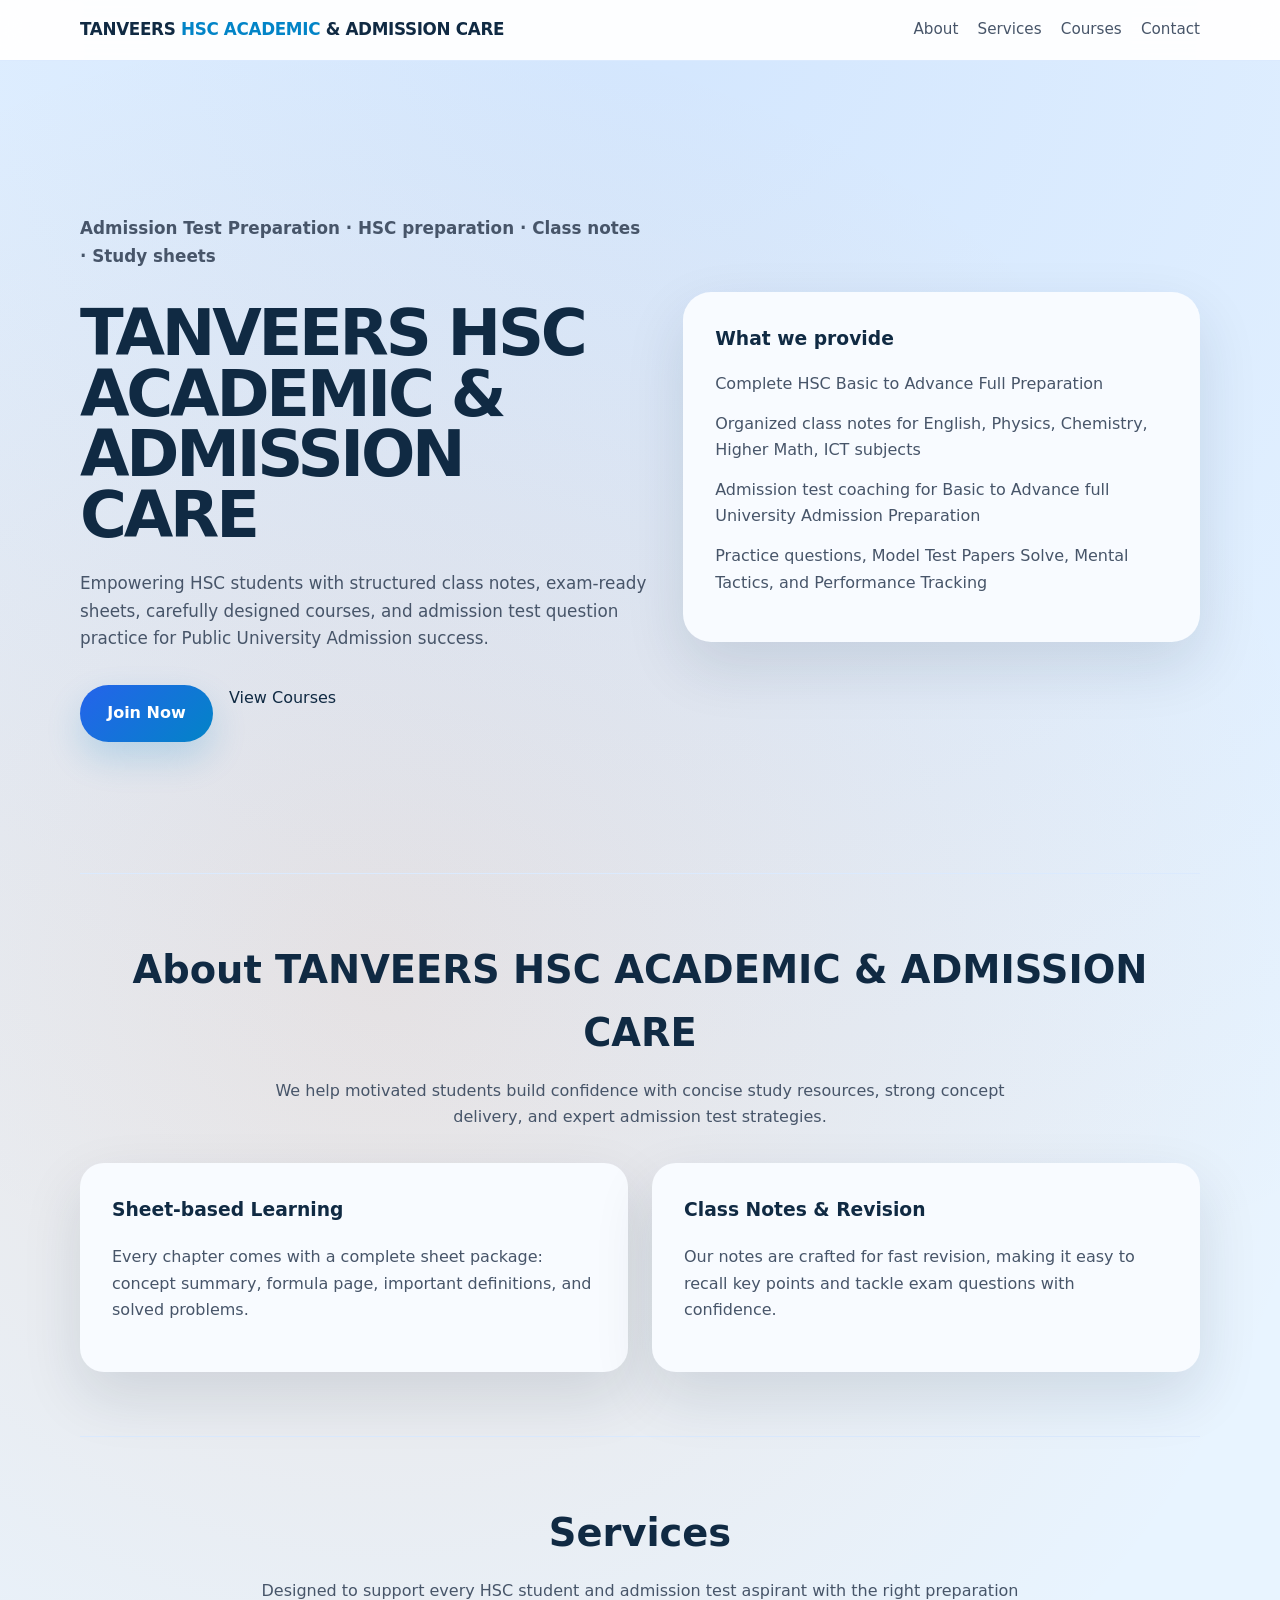
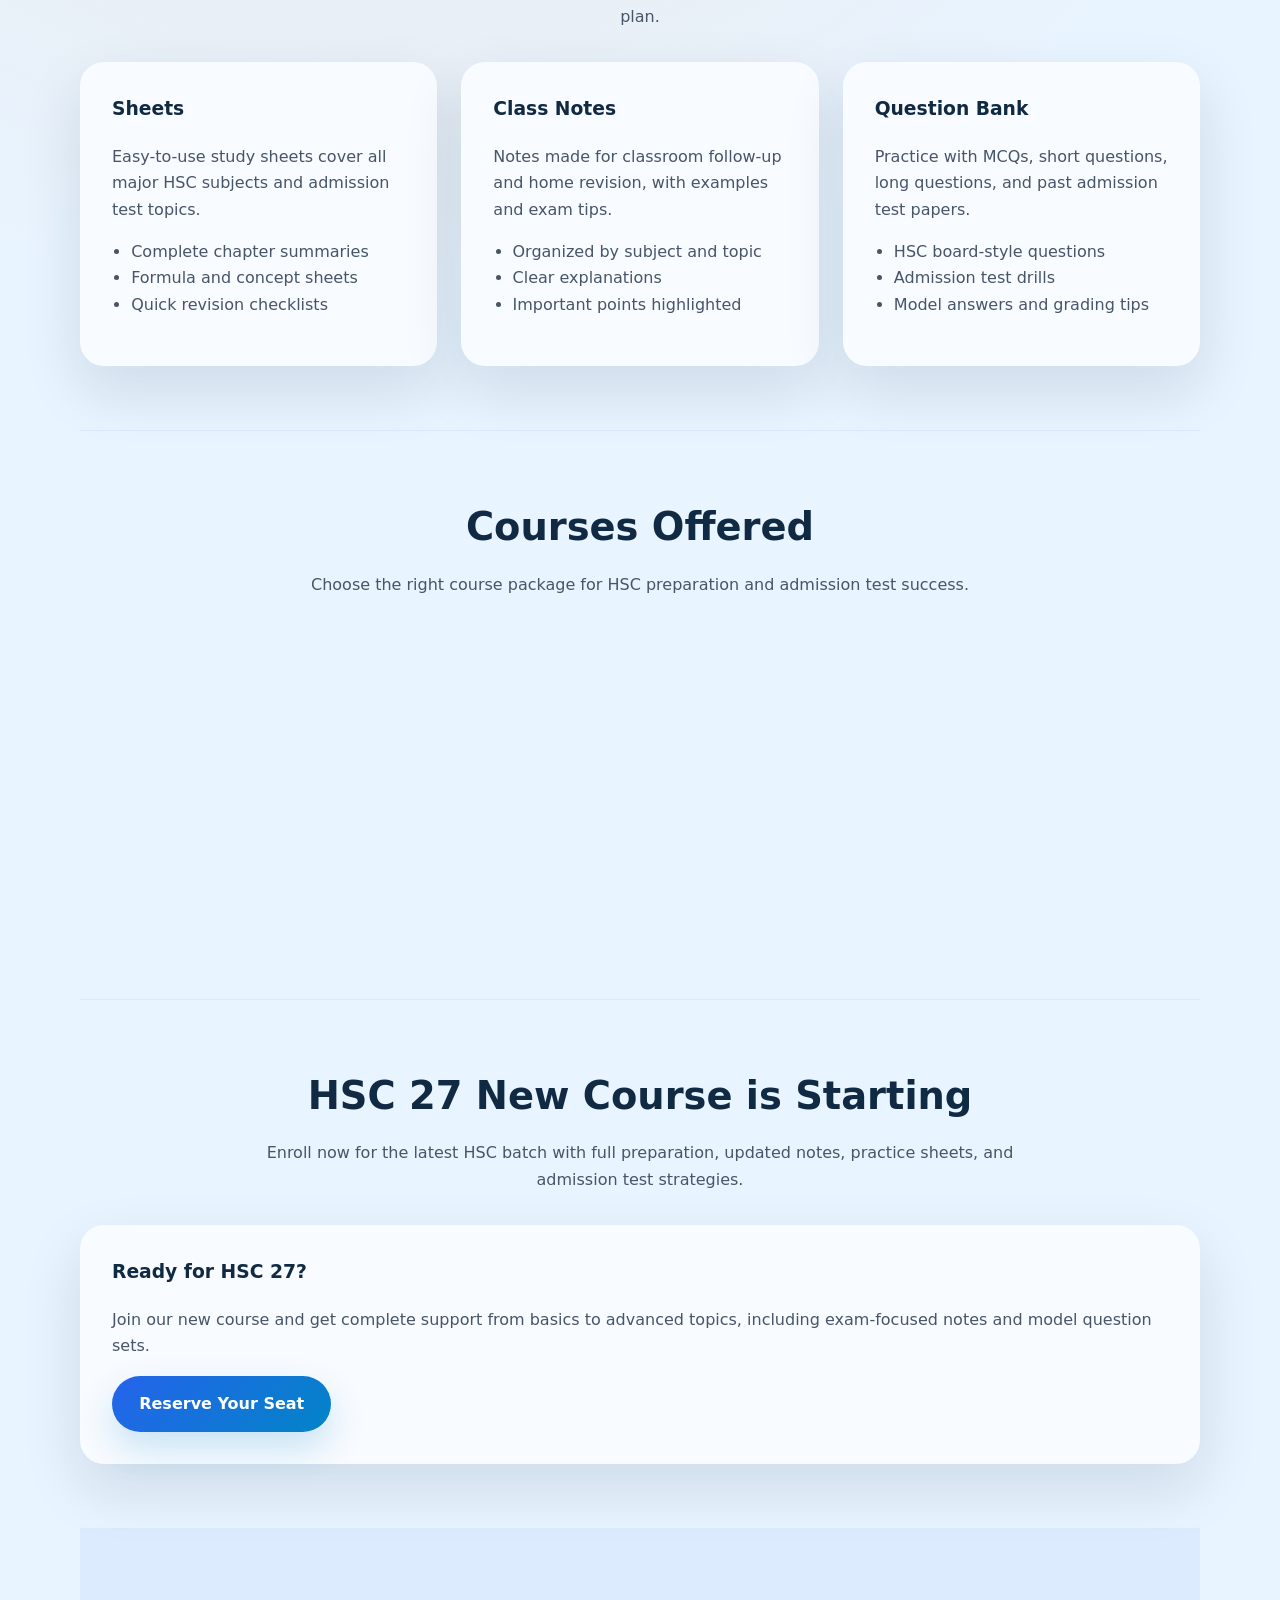
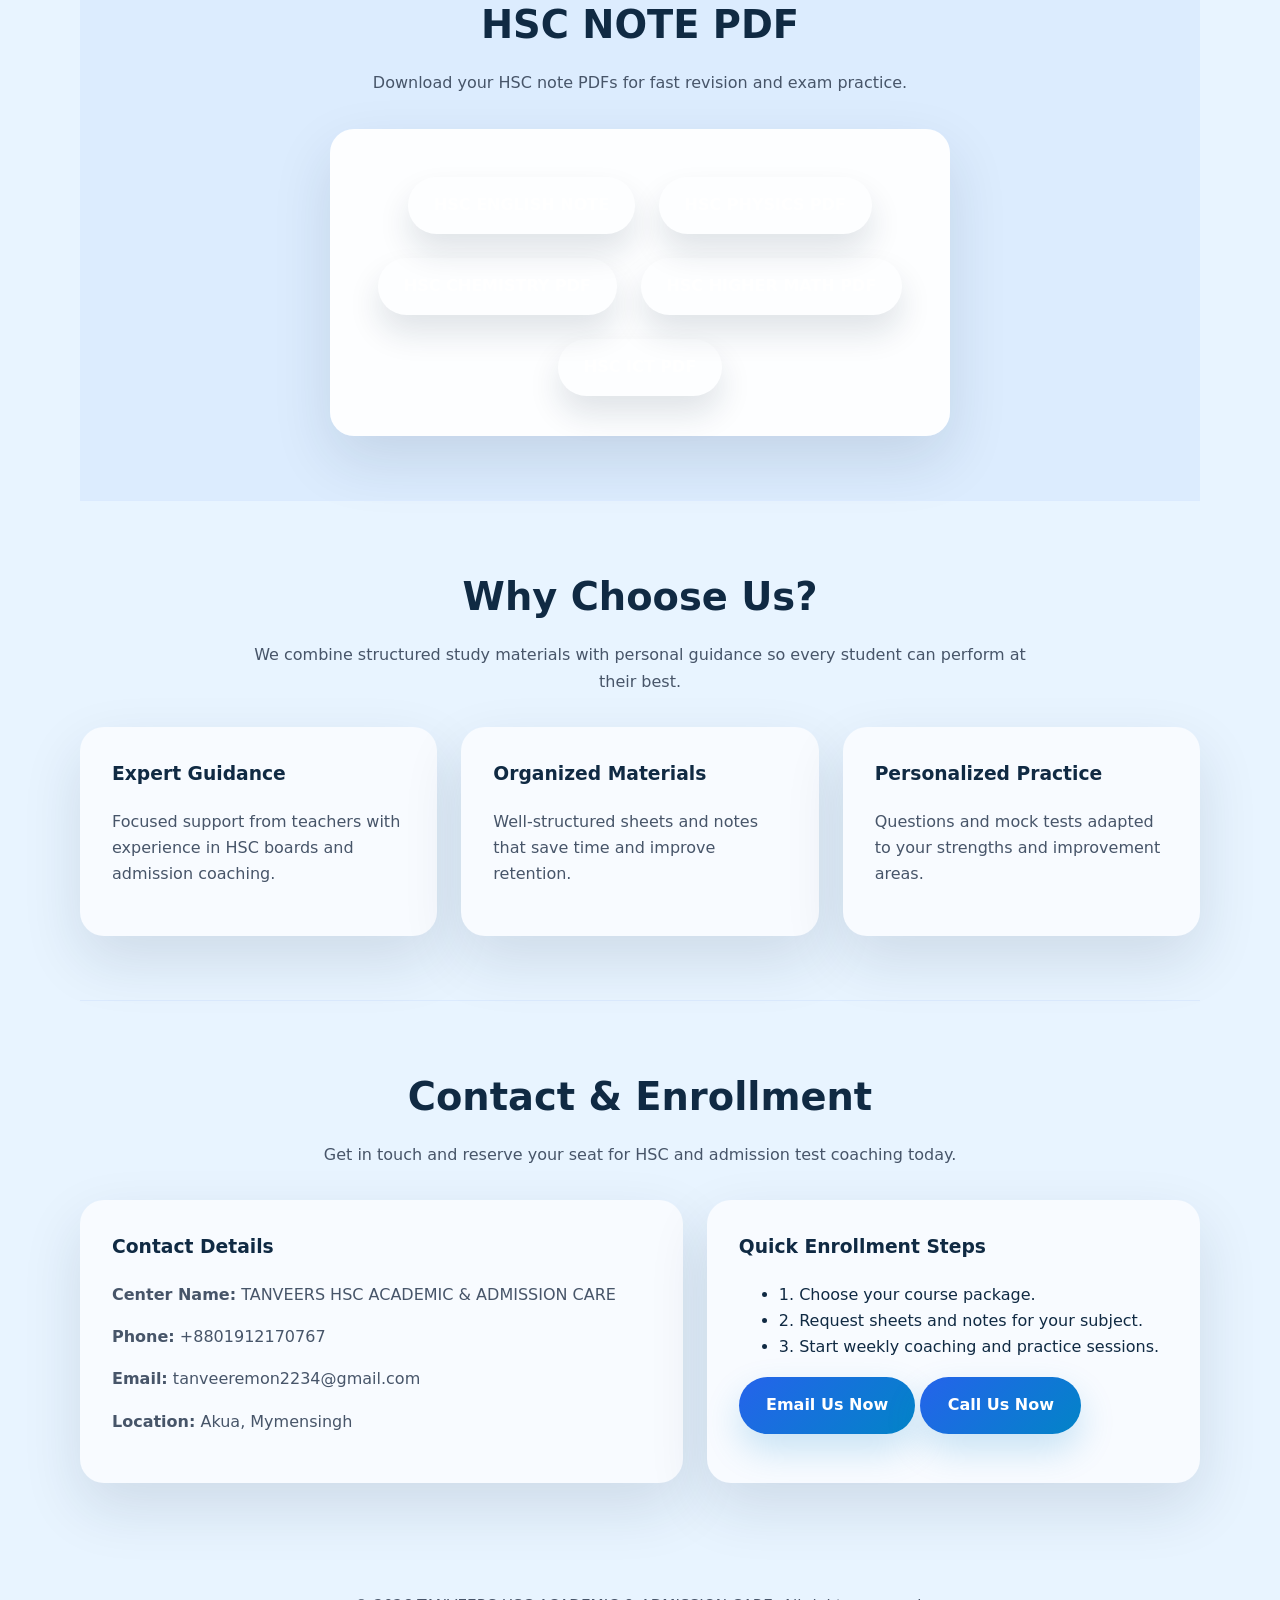
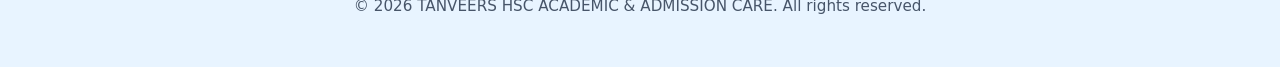
<file: index.html>
<!DOCTYPE html>
<html lang="en">
<head>
  <meta charset="UTF-8" />
  <meta name="viewport" content="width=device-width, initial-scale=1.0" />
  <title>TANVEERS HSC ACADEMIC & ADMISSION CARE</title>
  <link rel="stylesheet" href="styles.css" />
</head>
<body>
  <header>
    <div class="container nav-wrap">
      <a class="brand" href="#home">TANVEERS <span>HSC ACADEMIC</span> & ADMISSION CARE</a>
      <nav>
        <ul>
          <li><a href="#about">About</a></li>
          <li><a href="#services">Services</a></li>
          <li><a href="#courses">Courses</a></li>
          <li><a href="#contact">Contact</a></li>
        </ul>
      </nav>
    </div>
  </header>

  <main class="container">
    <section class="hero" id="home">
      <div class="hero-copy">
        <p class="highlight">Admission Test Preparation · HSC preparation · Class notes · Study sheets</p>
        <h1>TANVEERS HSC ACADEMIC & ADMISSION CARE</h1>
        <p>Empowering HSC students with structured class notes, exam-ready sheets, carefully designed courses, and admission test question practice for Public University Admission success.</p>
        <div class="hero-actions">
          <a class="btn-primary" href="#contact">Join Now</a>
          <a href="#courses">View Courses</a>
        </div>
      </div>

      <div class="hero-card">
        <h3>What we provide</h3>
        <ul>
          <li>Complete HSC Basic to Advance Full Preparation</li>
          <li>Organized class notes for English, Physics, Chemistry, Higher Math, ICT subjects</li>
          <li>Admission test coaching for Basic to Advance full University Admission Preparation</li>
          <li>Practice questions, Model Test Papers Solve, Mental Tactics, and Performance Tracking</li>
        </ul>
      </div>
    </section>

    <section id="about">
      <div class="section-title">
        <h2>About TANVEERS HSC ACADEMIC & ADMISSION CARE</h2>
        <p>We help motivated students build confidence with concise study resources, strong concept delivery, and expert admission test strategies.</p>
      </div>
      <div class="grid-2">
        <div class="card">
          <h3>Sheet-based Learning</h3>
          <p>Every chapter comes with a complete sheet package: concept summary, formula page, important definitions, and solved problems.</p>
        </div>
        <div class="card">
          <h3>Class Notes & Revision</h3>
          <p>Our notes are crafted for fast revision, making it easy to recall key points and tackle exam questions with confidence.</p>
        </div>
      </div>
    </section>

    <section id="services">
      <div class="section-title">
        <h2>Services</h2>
        <p>Designed to support every HSC student and admission test aspirant with the right preparation plan.</p>
      </div>
      <div class="grid-3">
        <div class="card">
          <h3>Sheets</h3>
          <p>Easy-to-use study sheets cover all major HSC subjects and admission test topics.</p>
          <ul>
            <li>Complete chapter summaries</li>
            <li>Formula and concept sheets</li>
            <li>Quick revision checklists</li>
          </ul>
        </div>
        <div class="card">
          <h3>Class Notes</h3>
          <p>Notes made for classroom follow-up and home revision, with examples and exam tips.</p>
          <ul>
            <li>Organized by subject and topic</li>
            <li>Clear explanations</li>
            <li>Important points highlighted</li>
          </ul>
        </div>
        <div class="card">
          <h3>Question Bank</h3>
          <p>Practice with MCQs, short questions, long questions, and past admission test papers.</p>
          <ul>
            <li>HSC board-style questions</li>
            <li>Admission test drills</li>
            <li>Model answers and grading tips</li>
          </ul>
        </div>
      </div>
    </section>

    <section id="courses">
      <div class="section-title">
        <h2>Courses Offered</h2>
        <p>Choose the right course package for HSC preparation and admission test success.</p>
      </div>
      <div class="grid-3">
        <div class="card">
          <h3>HSC Science</h3>
          <p>Physics, Chemistry, Biology, Higher Math, English Basic to Advance Full Preparation Course</p>
          <ul>
            <li>Concept clarity sessions</li>
            <li>Board exam strategies</li>
            <li>Weekly practice tests</li>
          </ul>
        </div>
        <div class="card">
          <h3>Admission Test Preparation</h3>
          <p>Univarsity Admission Test Preparation Full Course Basic To Advance</p>
          <ul>
            <li>Past papers practice</li>
            <li>Time-management drills</li>
            <li>Test-taking strategies</li>
          </ul>
        </div>
      </div>
    </section>

    <section class="announcement">
      <div class="section-title">
        <h2>HSC 27 New Course is Starting</h2>
        <p>Enroll now for the latest HSC batch with full preparation, updated notes, practice sheets, and admission test strategies.</p>
      </div>
      <div class="card">
        <h3>Ready for HSC 27?</h3>
        <p>Join our new course and get complete support from basics to advanced topics, including exam-focused notes and model question sets.</p>
        <a class="btn-primary" href="#contact">Reserve Your Seat</a>
      </div>
    </section>

    <section id="hsc-note-pdf">
      <div class="section-title">
        <h2>HSC NOTE PDF</h2>
        <p>Download your HSC note PDFs for fast revision and exam practice.</p>
      </div>
      <div class="pdf-card">
        <a class="btn-primary" href="english-notes.html">HSC ENGLISH NOTE</a>
        <a class="btn-primary" href="#">HSC PHYSICS PDF</a>
        <a class="btn-primary" href="#">HSC CHEMISTRY PDF</a>
        <a class="btn-primary" href="#">HSC HIGHER MATH PDF</a>
        <a class="btn-primary" href="#">HSC ICT PDF</a>
      </div>
    </section>

    <section>
      <div class="section-title">
        <h2>Why Choose Us?</h2>
        <p>We combine structured study materials with personal guidance so every student can perform at their best.</p>
      </div>
      <div class="grid-3">
        <div class="card">
          <h3>Expert Guidance</h3>
          <p>Focused support from teachers with experience in HSC boards and admission coaching.</p>
        </div>
        <div class="card">
          <h3>Organized Materials</h3>
          <p>Well-structured sheets and notes that save time and improve retention.</p>
        </div>
        <div class="card">
          <h3>Personalized Practice</h3>
          <p>Questions and mock tests adapted to your strengths and improvement areas.</p>
        </div>
      </div>
    </section>

    <section id="contact">
      <div class="section-title">
        <h2>Contact & Enrollment</h2>
        <p>Get in touch and reserve your seat for HSC and admission test coaching today.</p>
      </div>
      <div class="contact-grid">
        <div class="contact-card">
          <h3>Contact Details</h3>
          <p class="contact-item"><strong>Center Name:</strong> TANVEERS HSC ACADEMIC & ADMISSION CARE</p>
          <p class="contact-item"><strong>Phone:</strong> +8801912170767</p>
          <p class="contact-item"><strong>Email:</strong> tanveeremon2234@gmail.com</p>
          <p class="contact-item"><strong>Location:</strong> Akua, Mymensingh</p>
        </div>
        <div class="contact-card">
          <h3>Quick Enrollment Steps</h3>
          <ul>
            <li>1. Choose your course package.</li>
            <li>2. Request sheets and notes for your subject.</li>
            <li>3. Start weekly coaching and practice sessions.</li>
          </ul>
          <a class="btn-primary" href="mailto:info@tanveershsc.com">Email Us Now</a>
          <a class="btn-primary" href="tel:+8801912170767">Call Us Now</a>
        </div>
      </div>
    </section>
  </main>

  <footer class="footer">
    <div class="container">
      <p>© 2026 TANVEERS HSC ACADEMIC & ADMISSION CARE. All rights reserved.</p>
    </div>
  </footer>
  <script src="script.js" defer></script>
</body>
</html>
</file>
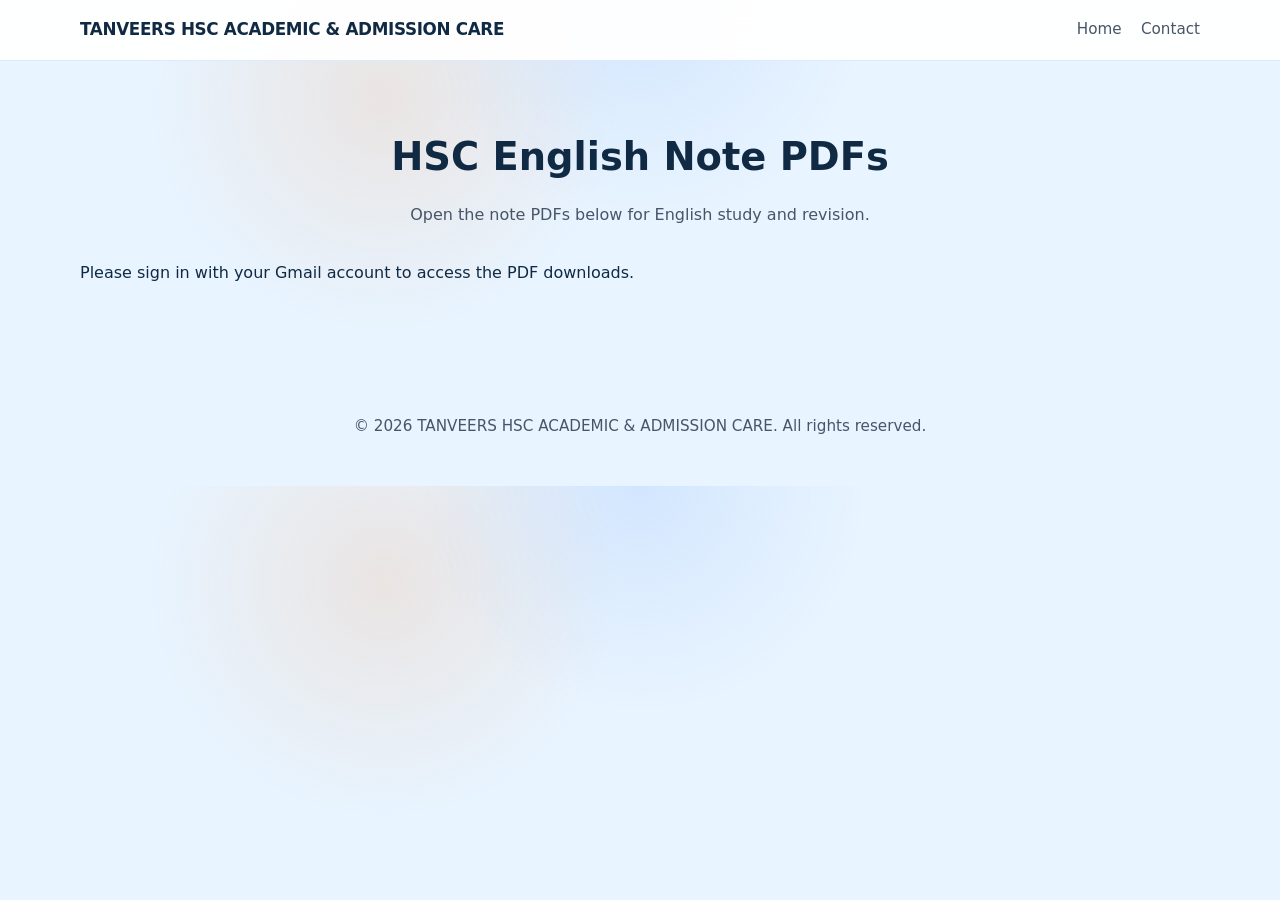
<file: english-notes.html>
<!DOCTYPE html>
<html lang="en">
<head>
  <meta charset="UTF-8" />
  <meta name="viewport" content="width=device-width, initial-scale=1.0" />
  <title>HSC English Note PDFs</title>
  <link rel="stylesheet" href="styles.css" />
  <script src="https://accounts.google.com/gsi/client" async defer></script>
</head>
<body>
  <header>
    <div class="container nav-wrap">
      <a class="brand" href="index.html">TANVEERS HSC ACADEMIC & ADMISSION CARE</a>
      <nav>
        <ul>
          <li><a href="index.html">Home</a></li>
          <li><a href="index.html#contact">Contact</a></li>
        </ul>
      </nav>
    </div>
  </header>

  <main class="container">
    <section>
      <div class="section-title">
        <h2>HSC English Note PDFs</h2>
        <p>Open the note PDFs below for English study and revision.</p>
      </div>
      <div id="signin-container">
        <p>Please sign in with your Gmail account to access the PDF downloads.</p>
        <div id="g_id_onload"
             data-client_id="YOUR_CLIENT_ID_HERE"
             data-callback="handleCredentialResponse">
        </div>
        <div class="g_id_signin" data-type="standard"></div>
      </div>
      <div class="pdf-card" id="pdf-card" style="display: none;">
        <a class="btn-primary" href="file:///c:/Users/LENOVO/OneDrive/Documents/Verb.pdf" target="_blank" rel="noreferrer">Verb</a>
        <a class="btn-primary" href="file:///c:/Users/LENOVO/OneDrive/Documents/Completing%20Sentence.pdf" target="_blank" rel="noreferrer">Completing Sentence</a>
        <a class="btn-primary" href="file:///c:/Users/LENOVO/OneDrive/Documents/Conditional%20Sentence%20.pdf" target="_blank" rel="noreferrer">Conditional Sentence</a>
        <a class="btn-primary" href="file:///c:/Users/LENOVO/OneDrive/Documents/English%20vocabulary.pdf" target="_blank" rel="noreferrer">English vocabulary</a>
        <a class="btn-primary" href="file:///c:/Users/LENOVO/OneDrive/Documents/Flow%20Chart%20Rules.pdf" target="_blank" rel="noreferrer">Flow Chart Rules</a>
        <a class="btn-primary" href="file:///c:/Users/LENOVO/OneDrive/Documents/Informal%20Letter%20Writting%20.pdf" target="_blank" rel="noreferrer">Informal Letter Writing</a>
        <a class="btn-primary" href="file:///c:/Users/LENOVO/OneDrive/Documents/Paragraph%20writing.pdf" target="_blank" rel="noreferrer">Paragraph writing</a>
        <a class="btn-primary" href="file:///c:/Users/LENOVO/OneDrive/Documents/Preposition.pdf" target="_blank" rel="noreferrer">Preposition</a>
        <a class="btn-primary" href="file:///c:/Users/LENOVO/OneDrive/Documents/Report%20Writing.pdf" target="_blank" rel="noreferrer">Report Writing</a>
        <a class="btn-primary" href="file:///c:/Users/LENOVO/OneDrive/Documents/Summary%20writing%20rules.pdf" target="_blank" rel="noreferrer">Summary writing rules</a>
        <a class="btn-primary" href="file:///c:/Users/LENOVO/OneDrive/Documents/Tense%20Note%20(English).pdf" target="_blank" rel="noreferrer">Tense Note (English)</a>
        <a class="btn-primary" href="file:///c:/Users/LENOVO/OneDrive/Documents/TENSE.pdf" target="_blank" rel="noreferrer">TENSE</a>
        <a class="btn-primary" href="file:///c:/Users/LENOVO/OneDrive/Documents/Transformation%20of%20Sentence%20full.pdf" target="_blank" rel="noreferrer">Transformation of Sentence full</a>
      </div>
    </section>
  </main>

  <footer class="footer">
    <div class="container">
      <p>© 2026 TANVEERS HSC ACADEMIC & ADMISSION CARE. All rights reserved.</p>
    </div>
  </footer>

  <script src="script.js"></script>
  <script>
    function handleCredentialResponse(response) {
      // Decode the JWT token to get user info
      const responsePayload = decodeJwtResponse(response.credential);
      console.log("ID: " + responsePayload.sub);
      console.log('Full Name: ' + responsePayload.name);
      console.log('Given Name: ' + responsePayload.given_name);
      console.log('Family Name: ' + responsePayload.family_name);
      console.log("Image URL: " + responsePayload.picture);
      console.log("Email: " + responsePayload.email);

      // Hide sign-in and show PDFs
      document.getElementById('signin-container').style.display = 'none';
      document.getElementById('pdf-card').style.display = 'block';
    }

    function decodeJwtResponse(token) {
      var base64Url = token.split('.')[1];
      var base64 = base64Url.replace(/-/g, '+').replace(/_/g, '/');
      var jsonPayload = decodeURIComponent(atob(base64).split('').map(function(c) {
        return '%' + ('00' + c.charCodeAt(0).toString(16)).slice(-2);
      }).join(''));

      return JSON.parse(jsonPayload);
    }
  </script>
</body>
</html>
</file>
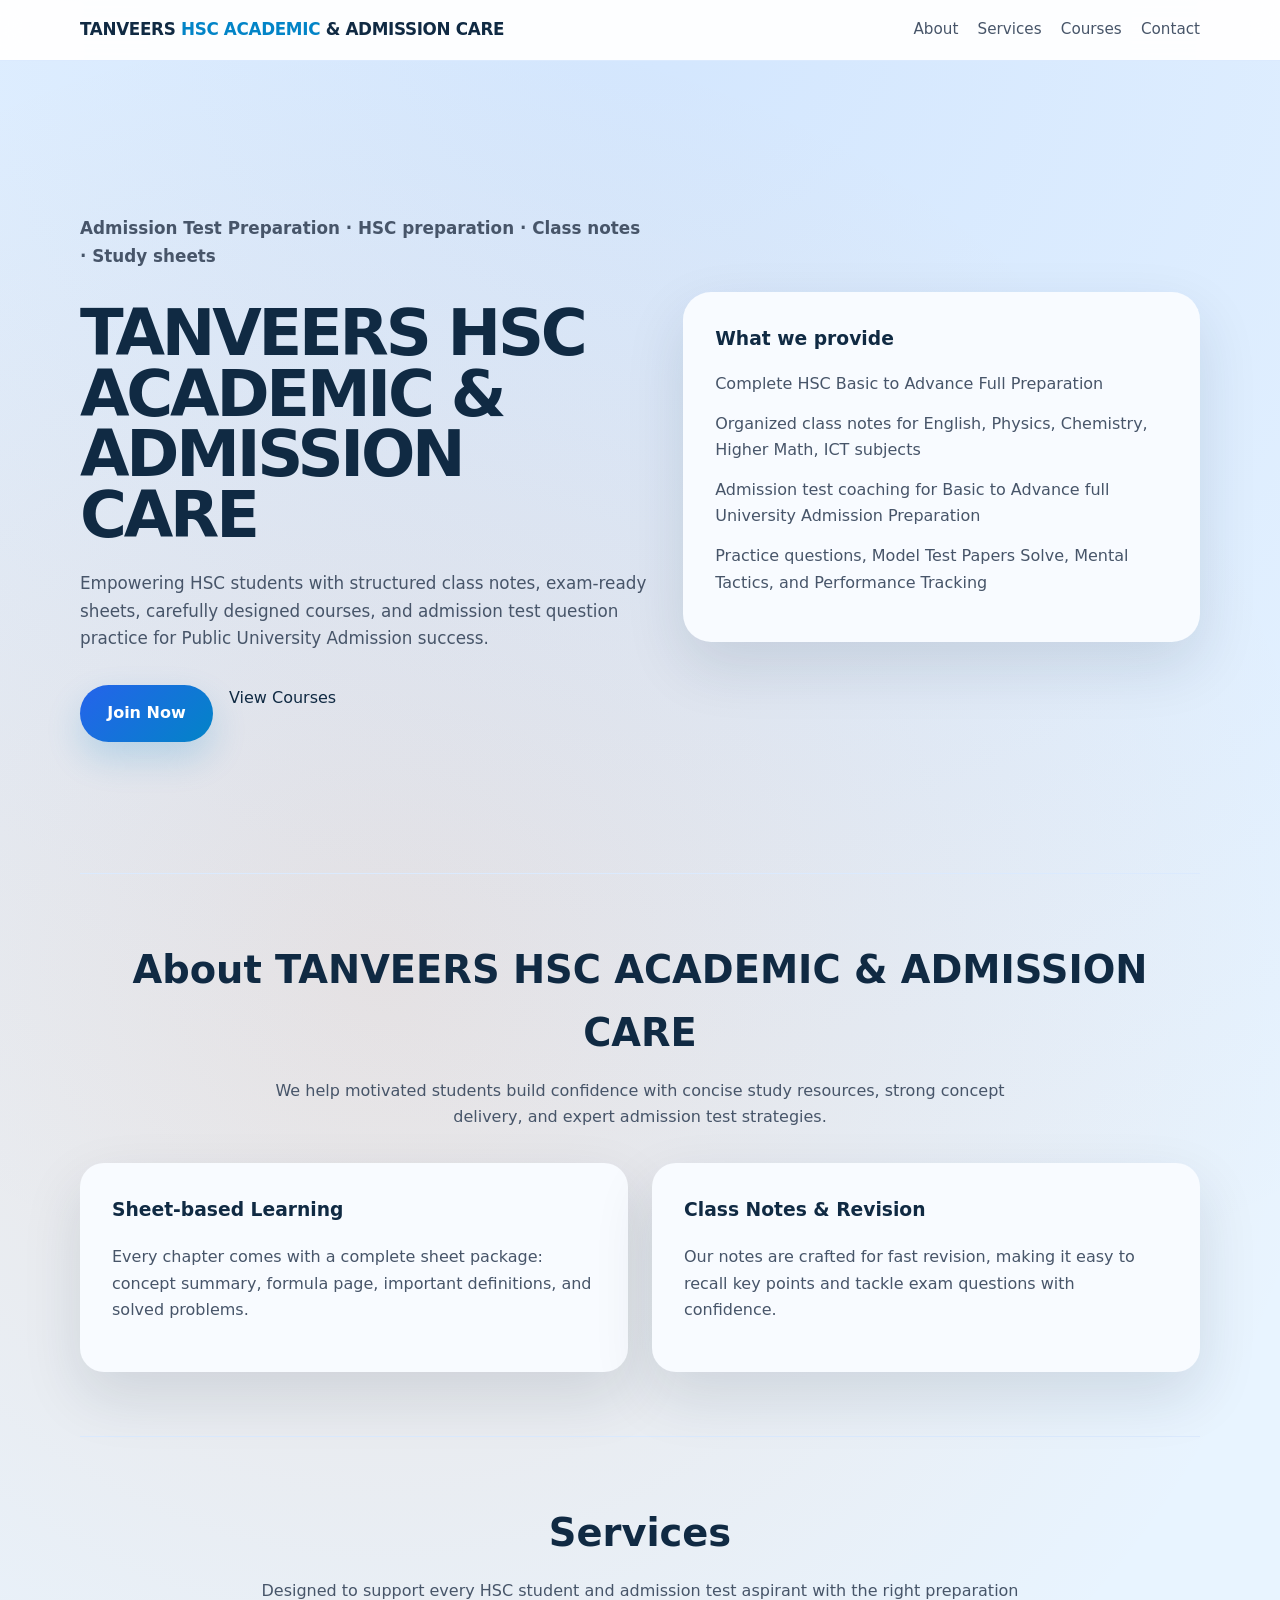
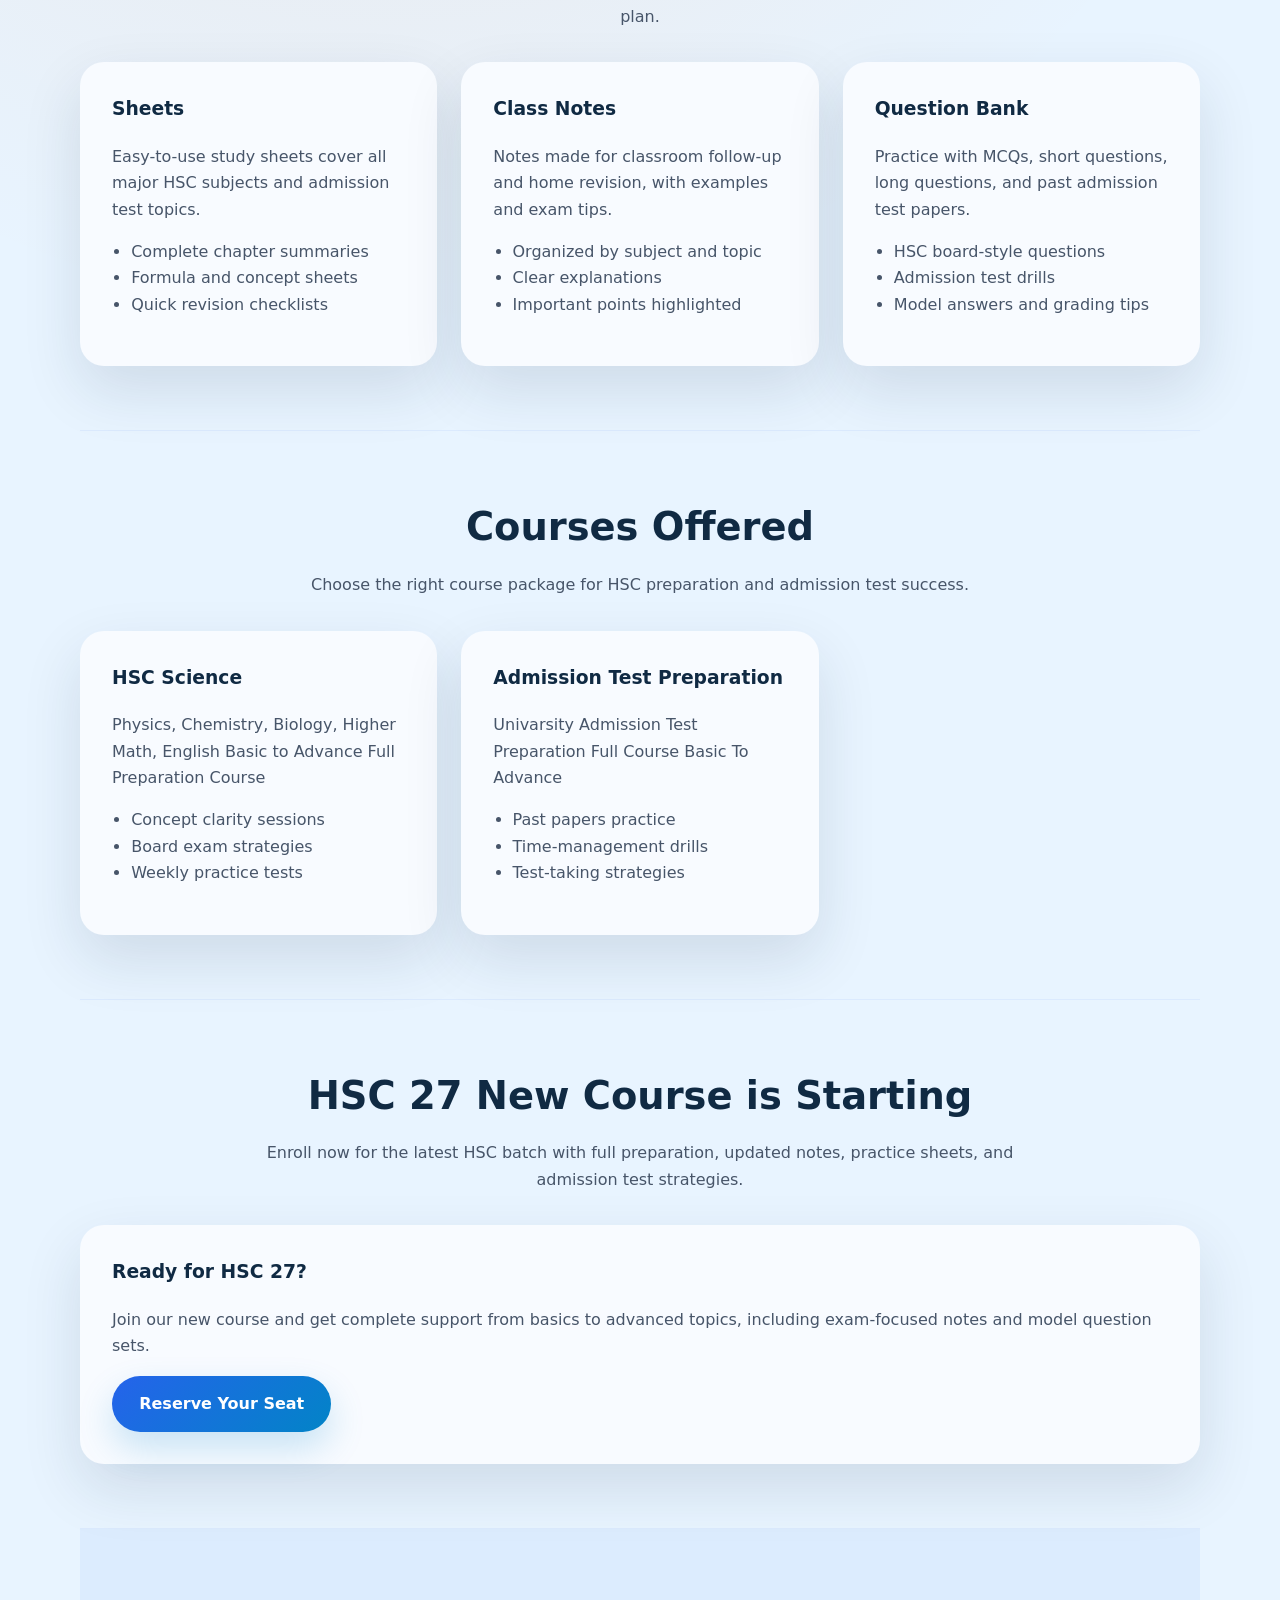
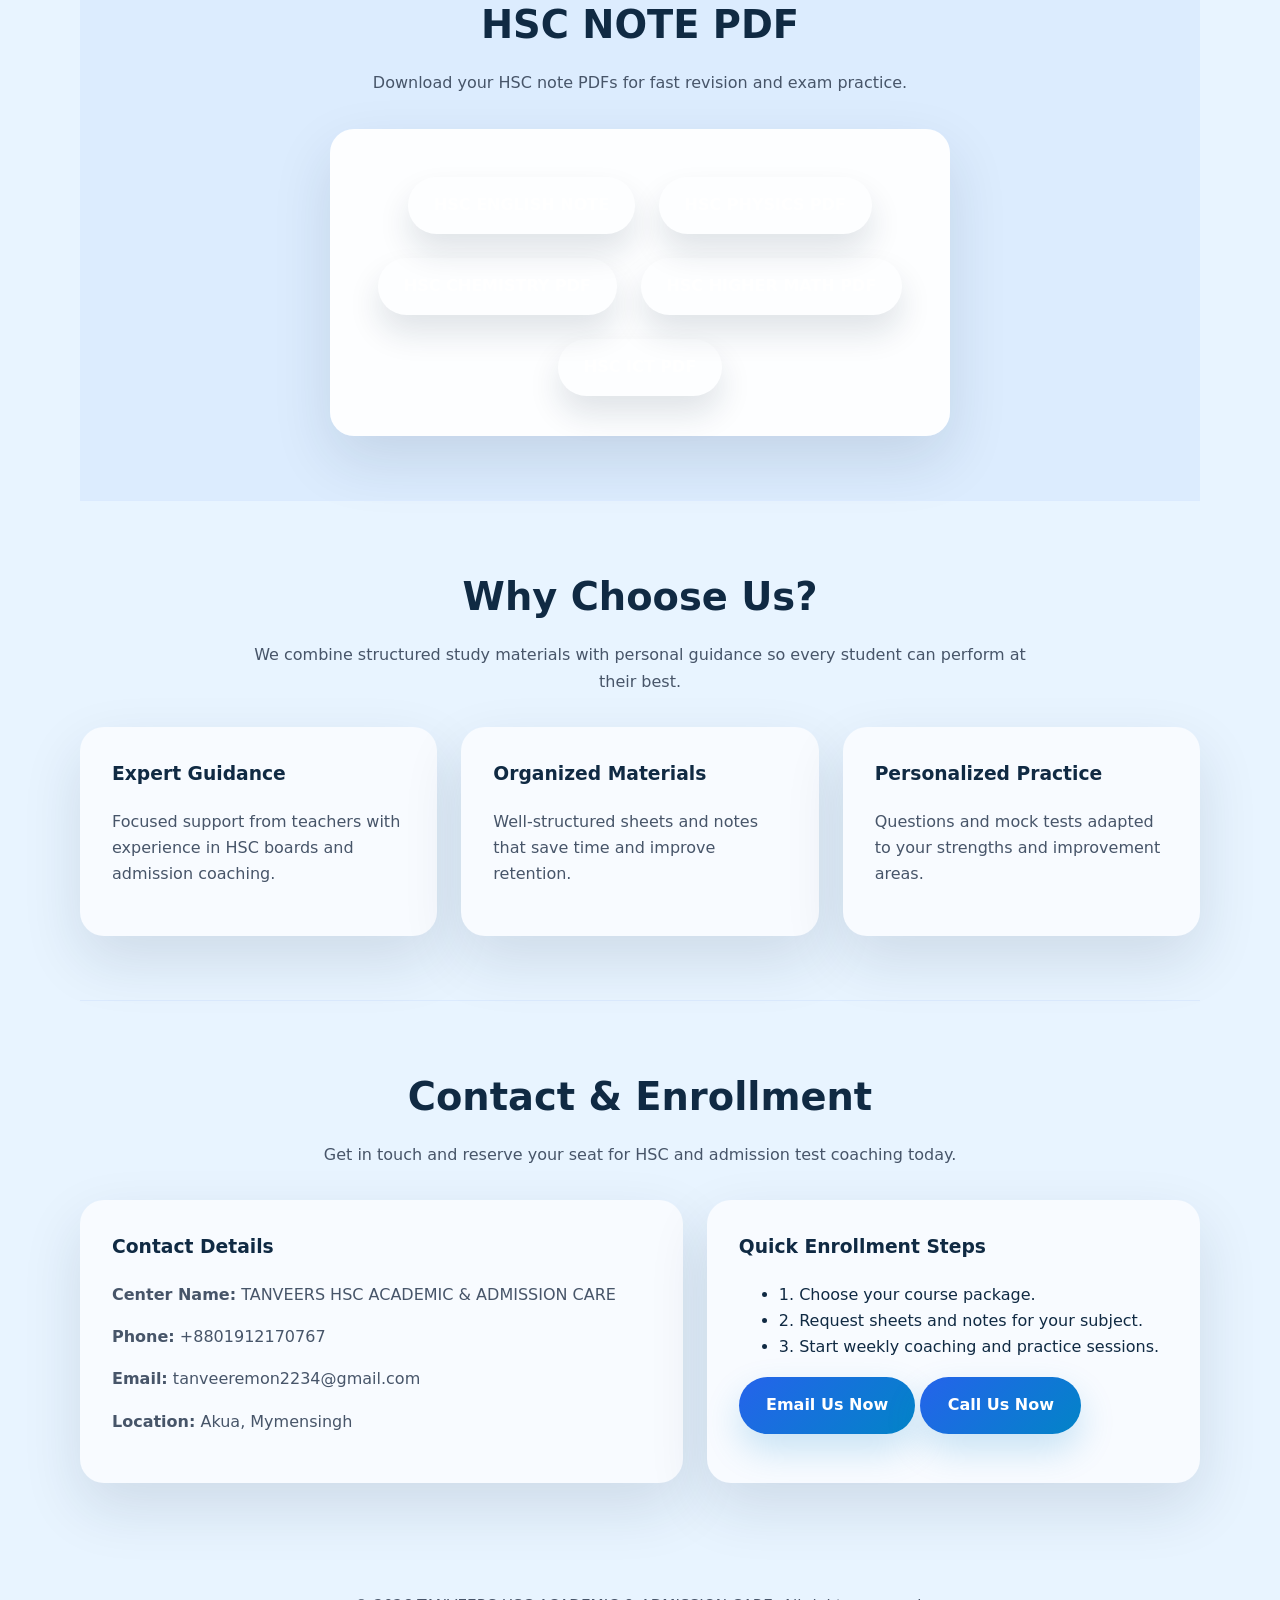
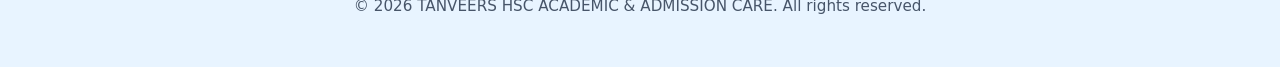
<file: index2.html>
<!DOCTYPE html>
<html lang="en">
<head>
  <meta charset="UTF-8" />
  <meta name="viewport" content="width=device-width, initial-scale=1.0" />
  <title>TANVEERS HSC ACADEMIC & ADMISSION CARE</title>
  <link rel="stylesheet" href="styles.css" />
</head>
<body>
  <header>
    <div class="container nav-wrap">
      <a class="brand" href="#home">TANVEERS <span>HSC ACADEMIC</span> & ADMISSION CARE</a>
      <nav>
        <ul>
          <li><a href="#about">About</a></li>
          <li><a href="#services">Services</a></li>
          <li><a href="#courses">Courses</a></li>
          <li><a href="#contact">Contact</a></li>
        </ul>
      </nav>
    </div>
  </header>

  <main class="container">
    <section class="hero" id="home">
      <div class="hero-copy">
        <p class="highlight">Admission Test Preparation · HSC preparation · Class notes · Study sheets</p>
        <h1>TANVEERS HSC ACADEMIC & ADMISSION CARE</h1>
        <p>Empowering HSC students with structured class notes, exam-ready sheets, carefully designed courses, and admission test question practice for Public University Admission success.</p>
        <div class="hero-actions">
          <a class="btn-primary" href="#contact">Join Now</a>
          <a href="#courses">View Courses</a>
        </div>
      </div>

      <div class="hero-card">
        <h3>What we provide</h3>
        <ul>
          <li>Complete HSC Basic to Advance Full Preparation</li>
          <li>Organized class notes for English, Physics, Chemistry, Higher Math, ICT subjects</li>
          <li>Admission test coaching for Basic to Advance full University Admission Preparation</li>
          <li>Practice questions, Model Test Papers Solve, Mental Tactics, and Performance Tracking</li>
        </ul>
      </div>
    </section>

    <section id="about">
      <div class="section-title">
        <h2>About TANVEERS HSC ACADEMIC & ADMISSION CARE</h2>
        <p>We help motivated students build confidence with concise study resources, strong concept delivery, and expert admission test strategies.</p>
      </div>
      <div class="grid-2">
        <div class="card">
          <h3>Sheet-based Learning</h3>
          <p>Every chapter comes with a complete sheet package: concept summary, formula page, important definitions, and solved problems.</p>
        </div>
        <div class="card">
          <h3>Class Notes & Revision</h3>
          <p>Our notes are crafted for fast revision, making it easy to recall key points and tackle exam questions with confidence.</p>
        </div>
      </div>
    </section>

    <section id="services">
      <div class="section-title">
        <h2>Services</h2>
        <p>Designed to support every HSC student and admission test aspirant with the right preparation plan.</p>
      </div>
      <div class="grid-3">
        <div class="card">
          <h3>Sheets</h3>
          <p>Easy-to-use study sheets cover all major HSC subjects and admission test topics.</p>
          <ul>
            <li>Complete chapter summaries</li>
            <li>Formula and concept sheets</li>
            <li>Quick revision checklists</li>
          </ul>
        </div>
        <div class="card">
          <h3>Class Notes</h3>
          <p>Notes made for classroom follow-up and home revision, with examples and exam tips.</p>
          <ul>
            <li>Organized by subject and topic</li>
            <li>Clear explanations</li>
            <li>Important points highlighted</li>
          </ul>
        </div>
        <div class="card">
          <h3>Question Bank</h3>
          <p>Practice with MCQs, short questions, long questions, and past admission test papers.</p>
          <ul>
            <li>HSC board-style questions</li>
            <li>Admission test drills</li>
            <li>Model answers and grading tips</li>
          </ul>
        </div>
      </div>
    </section>

    <section id="courses">
      <div class="section-title">
        <h2>Courses Offered</h2>
        <p>Choose the right course package for HSC preparation and admission test success.</p>
      </div>
      <div class="grid-3">
        <div class="card">
          <h3>HSC Science</h3>
          <p>Physics, Chemistry, Biology, Higher Math, English Basic to Advance Full Preparation Course</p>
          <ul>
            <li>Concept clarity sessions</li>
            <li>Board exam strategies</li>
            <li>Weekly practice tests</li>
          </ul>
        </div>
        <div class="card">
          <h3>Admission Test Preparation</h3>
          <p>Univarsity Admission Test Preparation Full Course Basic To Advance</p>
          <ul>
            <li>Past papers practice</li>
            <li>Time-management drills</li>
            <li>Test-taking strategies</li>
          </ul>
        </div>
      </div>
    </section>

    <section class="announcement">
      <div class="section-title">
        <h2>HSC 27 New Course is Starting</h2>
        <p>Enroll now for the latest HSC batch with full preparation, updated notes, practice sheets, and admission test strategies.</p>
      </div>
      <div class="card">
        <h3>Ready for HSC 27?</h3>
        <p>Join our new course and get complete support from basics to advanced topics, including exam-focused notes and model question sets.</p>
        <a class="btn-primary" href="#contact">Reserve Your Seat</a>
      </div>
    </section>

    <section id="hsc-note-pdf">
      <div class="section-title">
        <h2>HSC NOTE PDF</h2>
        <p>Download your HSC note PDFs for fast revision and exam practice.</p>
      </div>
      <div class="pdf-card">
        <a class="btn-primary" href="english-notes.html">HSC ENGLISH NOTE</a>
        <a class="btn-primary" href="#">HSC PHYSICS PDF</a>
        <a class="btn-primary" href="#">HSC CHEMISTRY PDF</a>
        <a class="btn-primary" href="#">HSC HIGHER MATH PDF</a>
        <a class="btn-primary" href="#">HSC ICT PDF</a>
      </div>
    </section>

    <section>
      <div class="section-title">
        <h2>Why Choose Us?</h2>
        <p>We combine structured study materials with personal guidance so every student can perform at their best.</p>
      </div>
      <div class="grid-3">
        <div class="card">
          <h3>Expert Guidance</h3>
          <p>Focused support from teachers with experience in HSC boards and admission coaching.</p>
        </div>
        <div class="card">
          <h3>Organized Materials</h3>
          <p>Well-structured sheets and notes that save time and improve retention.</p>
        </div>
        <div class="card">
          <h3>Personalized Practice</h3>
          <p>Questions and mock tests adapted to your strengths and improvement areas.</p>
        </div>
      </div>
    </section>

    <section id="contact">
      <div class="section-title">
        <h2>Contact & Enrollment</h2>
        <p>Get in touch and reserve your seat for HSC and admission test coaching today.</p>
      </div>
      <div class="contact-grid">
        <div class="contact-card">
          <h3>Contact Details</h3>
          <p class="contact-item"><strong>Center Name:</strong> TANVEERS HSC ACADEMIC & ADMISSION CARE</p>
          <p class="contact-item"><strong>Phone:</strong> +8801912170767</p>
          <p class="contact-item"><strong>Email:</strong> tanveeremon2234@gmail.com</p>
          <p class="contact-item"><strong>Location:</strong> Akua, Mymensingh</p>
        </div>
        <div class="contact-card">
          <h3>Quick Enrollment Steps</h3>
          <ul>
            <li>1. Choose your course package.</li>
            <li>2. Request sheets and notes for your subject.</li>
            <li>3. Start weekly coaching and practice sessions.</li>
          </ul>
          <a class="btn-primary" href="mailto:info@tanveershsc.com">Email Us Now</a>
          <a class="btn-primary" href="tel:+8801912170767">Call Us Now</a>
        </div>
      </div>
    </section>
  </main>

  <footer class="footer">
    <div class="container">
      <p>© 2026 TANVEERS HSC ACADEMIC & ADMISSION CARE. All rights reserved.</p>
    </div>
  </footer>
  <script src="script.js" defer></script>
</body>
</html>
</file>
<file: styles.css>
:root {
  --bg: #e8f4ff;
  --surface: #f8fbff;
  --primary: #2563eb;
  --primary-strong: #1d4ed8;
  --accent: #0284c7;
  --text: #102a43;
  --muted: #475569;
  --border: #dbeafe;
  --shadow: 0 24px 60px rgba(16, 42, 67, 0.12);
}

* {
  box-sizing: border-box;
}

html {
  scroll-behavior: smooth;
}

body {
  margin: 0;
  font-family: Inter, system-ui, -apple-system, BlinkMacSystemFont, "Segoe UI", sans-serif;
  background: radial-gradient(circle at top, rgba(59, 130, 246, 0.12), transparent 28%),
    radial-gradient(circle at 30% 20%, rgba(249, 115, 22, 0.12), transparent 24%),
    var(--bg);
  color: var(--text);
  line-height: 1.65;
}

img {
  max-width: 100%;
  display: block;
}

a {
  color: inherit;
  text-decoration: none;
}

button,
input,
textarea,
select {
  font: inherit;
}

.container {
  width: min(1120px, calc(100% - 2rem));
  margin: 0 auto;
}

header {
  position: sticky;
  top: 0;
  z-index: 10;
  background: rgba(255, 255, 255, 0.95);
  backdrop-filter: blur(14px);
  border-bottom: 1px solid var(--border);
}

.nav-wrap {
  display: flex;
  align-items: center;
  justify-content: space-between;
  gap: 1rem;
  padding: 1rem 0;
}

.brand {
  font-weight: 700;
  letter-spacing: -0.02em;
  font-size: 1.05rem;
}

.brand span {
  color: var(--accent);
}

nav ul {
  display: flex;
  flex-wrap: wrap;
  gap: 1.2rem;
  list-style: none;
  margin: 0;
  padding: 0;
}

nav li {
  font-size: 0.95rem;
}

nav a {
  position: relative;
  color: var(--muted);
  transition: color 0.2s ease;
}

nav a:hover,
nav a.active {
  color: var(--primary);
}

nav a.active::after {
  content: "";
  position: absolute;
  left: 0;
  bottom: -0.3rem;
  width: 100%;
  height: 2px;
  background: var(--primary);
}

.btn-primary,
.btn-secondary {
  display: inline-flex;
  align-items: center;
  justify-content: center;
  padding: 0.95rem 1.7rem;
  border-radius: 999px;
  font-weight: 700;
  transition: transform 0.2s ease, box-shadow 0.2s ease, background-color 0.2s ease;
}

.btn-primary {
  background: linear-gradient(135deg, #2563eb 0%, #0284c7 100%);
  color: #ffffff;
  box-shadow: 0 16px 36px rgba(2, 132, 199, 0.2);
}

.btn-primary:hover,
.btn-secondary:hover {
  transform: translateY(-1px);
}

.btn-secondary {
  border: 1px solid rgba(37, 99, 235, 0.18);
  color: var(--primary-strong);
  background: rgba(37, 99, 235, 0.08);
}

.pdf-card a {
  position: relative;
  display: inline-flex;
  align-items: center;
  justify-content: center;
  margin: 0.6rem 0.6rem 0;
  padding: 0.95rem 1.6rem;
  border-radius: 999px;
  font-weight: 700;
  color: #ffffff;
  overflow: hidden;
  box-shadow: 0 18px 32px rgba(16, 42, 67, 0.12);
  transition: transform 0.3s ease, box-shadow 0.3s ease;
  background: linear-gradient(135deg, rgba(255, 255, 255, 0.05), rgba(255, 255, 255, 0));
}

.pdf-card a::before {
  content: "";
  position: absolute;
  inset: 0;
  background: linear-gradient(120deg, var(--btn-start, #2563eb), var(--btn-end, #0284c7));
  transform: translateX(-110%);
  transition: transform 0.35s ease;
  z-index: 0;
}

.pdf-card a::after {
  content: "";
  position: absolute;
  inset: 0;
  background: rgba(255, 255, 255, 0.12);
  opacity: 0;
  transition: opacity 0.25s ease;
  z-index: 1;
}

.pdf-card a span,
.pdf-card a > * {
  position: relative;
  z-index: 2;
}

.pdf-card a:hover {
  transform: translateY(-2px);
  box-shadow: 0 24px 40px rgba(16, 42, 67, 0.18);
}

.pdf-card a:hover::before {
  transform: translateX(0);
}

.pdf-card a:hover::after {
  opacity: 1;
}

.pdf-card a:nth-child(1) {
  --btn-start: #2563eb;
  --btn-end: #0284c7;
}

.pdf-card a:nth-child(2) {
  --btn-start: #f97316;
  --btn-end: #ea580c;
}

.pdf-card a:nth-child(3) {
  --btn-start: #10b981;
  --btn-end: #14b8a6;
}

.pdf-card a:nth-child(4) {
  --btn-start: #8b5cf6;
  --btn-end: #7c3aed;
}

.pdf-card a:nth-child(5) {
  --btn-start: #ec4899;
  --btn-end: #f472b6;
}

.pdf-card a:nth-child(6) {
  --btn-start: #facc15;
  --btn-end: #f59e0b;
}

.pdf-card a:nth-child(7) {
  --btn-start: #22c55e;
  --btn-end: #16a34a;
}

.pdf-card a:nth-child(8) {
  --btn-start: #0ea5e9;
  --btn-end: #0284c7;
}

.pdf-card a:nth-child(9) {
  --btn-start: #ec4899;
  --btn-end: #db2777;
}

.pdf-card a:nth-child(10) {
  --btn-start: #3b82f6;
  --btn-end: #2563eb;
}

.pdf-card a:nth-child(11) {
  --btn-start: #06b6d4;
  --btn-end: #0ea5e9;
}

.pdf-card a:nth-child(12) {
  --btn-start: #7c3aed;
  --btn-end: #6d28d9;
}

.pdf-card a:nth-child(13) {
  --btn-start: #f97316;
  --btn-end: #f59e0b;
}

.hero {
  min-height: calc(100vh - 88px);
  display: grid;
  grid-template-columns: 1.05fr 0.95fr;
  align-items: center;
  gap: 2rem;
  padding: 4rem 0;
}

.hero-copy h1 {
  margin: 0;
  font-size: clamp(2.5rem, 5vw, 4.25rem);
  line-height: 0.95;
  letter-spacing: -0.05em;
}

.hero-copy p {
  max-width: 45rem;
  margin: 1.5rem 0 2rem;
  color: var(--muted);
  font-size: 1.05rem;
}

.hero-actions {
  display: flex;
  gap: 1rem;
  flex-wrap: wrap;
}

.hero-card {
  background: var(--surface);
  border-radius: 1.75rem;
  box-shadow: var(--shadow);
  padding: 2rem;
  transition: transform 0.25s ease, box-shadow 0.25s ease;
}

.hero-card:hover {
  transform: translateY(-4px);
}

.hero-card h3 {
  margin-top: 0;
  margin-bottom: 1rem;
}

.hero-card ul {
  list-style: none;
  padding: 0;
  margin: 0;
  color: var(--muted);
}

.hero-card li {
  margin-bottom: 0.85rem;
}

#hsc-note-pdf {
  background: rgba(37, 99, 235, 0.06);
}

#hsc-note-pdf .pdf-card {
  max-width: 620px;
  margin: 0 auto;
  padding: 2rem;
  border-radius: 1.5rem;
  background: rgba(255, 255, 255, 0.95);
  box-shadow: var(--shadow);
  text-align: center;
}

#hsc-note-pdf .pdf-card a {
  margin-top: 1rem;
  display: inline-block;
}

.section-title {
  margin-bottom: 2rem;
  text-align: center;
}

.section-title h2 {
  margin: 0;
  font-size: clamp(2rem, 3vw, 2.75rem);
}

.section-title p {
  margin: 0.85rem auto 0;
  max-width: 50rem;
  color: var(--muted);
}

section {
  padding: 4rem 0;
}

section + section {
  border-top: 1px solid var(--border);
}

.grid-3,
.grid-2,
.contact-grid,
.testimonial {
  display: grid;
  gap: 1.5rem;
}

.grid-3 {
  grid-template-columns: repeat(3, minmax(0, 1fr));
}

.grid-2 {
  grid-template-columns: repeat(2, minmax(0, 1fr));
}

.card,
.contact-card,
.testimonial-text {
  background: var(--surface);
  border-radius: 1.5rem;
  padding: 2rem;
  box-shadow: var(--shadow);
  transition: transform 0.2s ease, box-shadow 0.2s ease, opacity 0.3s ease, transform 0.3s ease;
  opacity: 0;
  transform: translateY(24px);
}

.card:hover,
.contact-card:hover,
.testimonial-text:hover {
  transform: translateY(-6px);
}

.card h3,
.contact-card h3,
.testimonial-text h3 {
  margin-top: 0;
}

.card p,
.card ul,
.contact-item {
  color: var(--muted);
}

.card ul {
  padding-left: 1.2rem;
}

.highlight {
  color: var(--primary);
  font-weight: 700;
}

.testimonial {
  grid-template-columns: 1fr 1fr;
  align-items: center;
}

.testimonial-text blockquote {
  margin: 0;
  font-size: 1.05rem;
  color: var(--text);
  line-height: 1.9;
}

.testimonial-text footer {
  margin-top: 1.5rem;
  color: var(--muted);
}

.contact-grid {
  grid-template-columns: minmax(0, 1.1fr) minmax(280px, 0.9fr);
}

.contact-item {
  margin-bottom: 1rem;
}

.footer {
  text-align: center;
  padding: 2rem 0;
  color: var(--muted);
  font-size: 0.95rem;
}

.reveal-visible {
  opacity: 1;
  transform: translateY(0);
}

@media (max-width: 960px) {
  .hero {
    grid-template-columns: 1fr;
  }
  .grid-3,
  .grid-2,
  .testimonial,
  .contact-grid {
    grid-template-columns: 1fr;
  }
  nav ul {
    justify-content: center;
  }
}

@media (max-width: 620px) {
  .nav-wrap {
    flex-direction: column;
    align-items: flex-start;
  }
  .hero-copy {
    text-align: left;
  }
  .hero-actions {
    flex-direction: column;
    align-items: stretch;
  }
}
</file>
